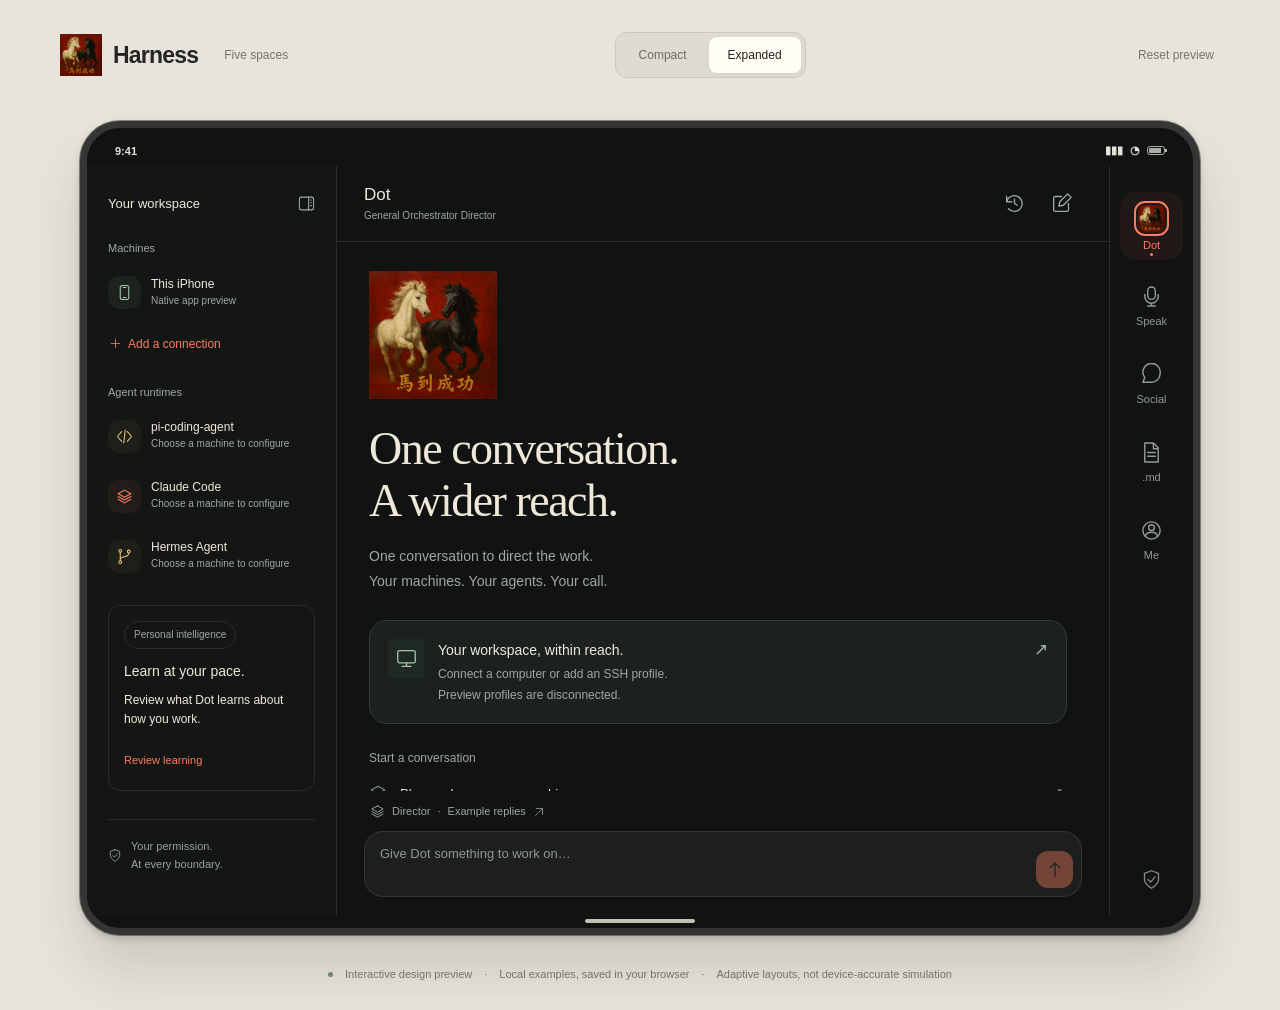
<file: preview/index.html>
<!doctype html>
<html lang="en">
<head>
  <meta charset="utf-8">
  <meta name="viewport" content="width=device-width, initial-scale=1">
  <meta name="color-scheme" content="dark light">
  <link id="harness-favicon" rel="icon" type="image/png" href="logo.png">
  <title>Harness — iOS interface preview</title>
  <link rel="stylesheet" href="style.css">
</head>
<body>
  <header class="preview-header">
    <div class="wordmark"><img class="tiny-mark" data-harness-logo src="logo.png" alt="Harness horse painting, 馬到成功"> Harness <span class="preview-tag">Five spaces</span></div>
    <div class="device-switch" aria-label="Preview layout"><button data-device="phone">Compact</button><button data-device="duo" class="active">Expanded</button></div>
    <button class="reset-preview" id="reset">Reset preview</button>
  </header>
  <main class="stage">
    <div class="device duo" id="device">
      <div class="system-bar"><span>9:41</span><span class="system-right">▮▮▮ <span>◔</span><span class="battery"></span></span></div>
      <div class="app-shell">
        <aside class="context-panel" id="context" aria-label="Workspace"></aside>
        <div class="main-column">
          <header class="app-header" id="app-header"></header>
          <div class="content-scroll" id="content" tabindex="-1"></div>
          <div id="composer"></div>
        </div>
        <nav class="side-nav" aria-label="Main navigation"></nav>
      </div>
      <nav class="bottom-nav" aria-label="Main navigation"></nav>
      <div class="home-indicator"></div>
      <div class="modal-shade" id="modal-shade" hidden><section class="sheet" role="dialog" aria-modal="true" aria-labelledby="sheet-title" tabindex="-1" id="sheet"></section></div>
      <div class="toast" id="toast" role="status"></div>
    </div>
  </main>
  <footer class="preview-footer"><span class="preview-dot"></span> Interactive design preview <span>·</span> Local examples, saved in your browser <span>·</span> Adaptive layouts, not device-accurate simulation</footer>
  <script src="model.js"></script>
  <script src="app.js"></script>
</body>
</html>
</file>
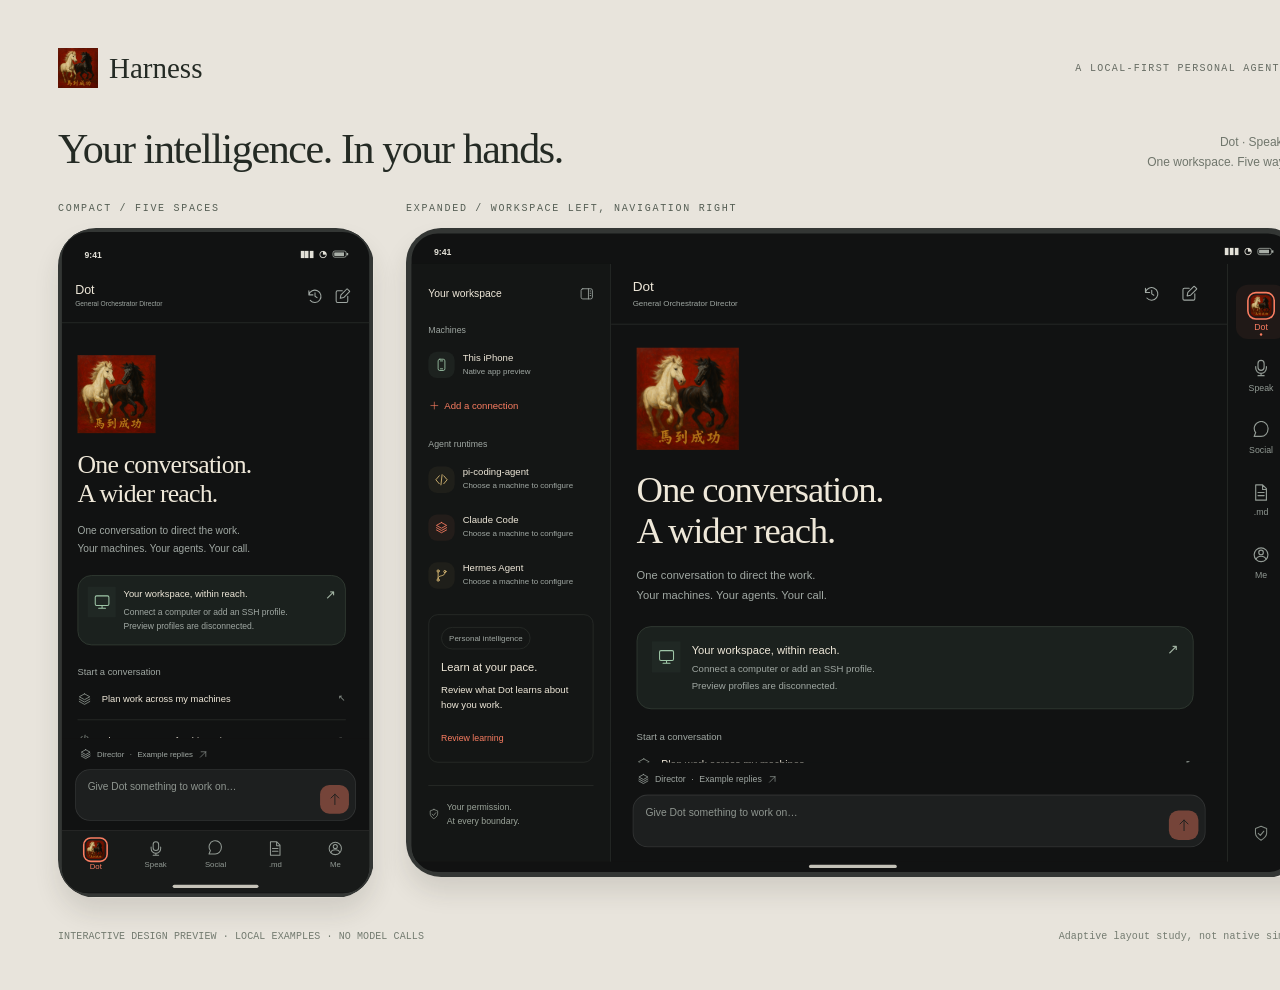
<file: preview/showcase.html>
<!doctype html>
<html lang="en"><head><meta charset="utf-8"><title>Harness — compact and expanded interface study</title>
<style>
*{box-sizing:border-box}body{margin:0;background:#e8e4dc;color:#242a24;font-family:Arial,sans-serif;padding:48px 58px;width:1440px}header{display:flex;align-items:center;justify-content:space-between;padding-bottom:37px}.brand{font:29px Georgia,serif;display:flex;gap:11px;align-items:center}.mark{display:grid;place-items:center;background:#fa7d61;border-radius:10px;height:40px;width:40px;object-fit:contain;border-radius:0}header p{font:10px monospace;letter-spacing:1.3px;color:#656b62}.headline{display:flex;align-items:flex-end;justify-content:space-between;margin-bottom:30px}h1{font:42px Georgia,serif;letter-spacing:-1.4px;margin:0}.headline p{font-size:12px;color:#70766c;line-height:1.65;margin:0;text-align:right}.layouts{display:flex;gap:33px;align-items:flex-start}.sample{position:relative}.phone{width:315px}.duo{width:974px}.label{font:10px monospace;letter-spacing:1.7px;margin:0 0 14px;color:#555e54}.frame-wrap{position:relative;overflow:hidden}.phone .frame-wrap{height:670px;width:316px;border-radius:38px;box-shadow:0 15px 25px #2c322820}.duo .frame-wrap{height:649px;width:974px;border-radius:35px;box-shadow:0 15px 25px #2c322820}iframe{border:0;transform-origin:top left;display:block}.phone iframe{width:404px;height:858px;transform:scale(.78)}.duo iframe{width:1220px;height:814px;transform:scale(.798)}footer{display:flex;justify-content:space-between;color:#737b70;font:10px monospace;padding-top:33px;letter-spacing:.1px}
</style></head><body><header><div class="brand"><img class="mark" src="logo.png" alt="Harness horse painting, 馬到成功"> Harness</div><p>A LOCAL-FIRST PERSONAL AGENT / FIVE SPACES</p></header><div class="headline"><h1>Your intelligence. In your hands.</h1><p>Dot · Speak · Social · .md · Me<br>One workspace. Five ways to make it yours.</p></div><main class="layouts"><section class="sample phone"><p class="label">COMPACT / FIVE SPACES</p><div class="frame-wrap"><iframe title="Compact Harness interface" src="index.html?device=phone&amp;embed=1"></iframe></div></section><section class="sample duo"><p class="label">EXPANDED / WORKSPACE LEFT, NAVIGATION RIGHT</p><div class="frame-wrap"><iframe title="Expanded Harness interface" src="index.html?device=duo&amp;embed=1"></iframe></div></section></main><footer><span>INTERACTIVE DESIGN PREVIEW · LOCAL EXAMPLES · NO MODEL CALLS</span><span>Adaptive layout study, not native simulator captures.</span></footer></body></html>
</file>
<file: preview/style.css>
*{box-sizing:border-box}body{margin:0;background:#e8e4dc;color:#242623;font-family:-apple-system,BlinkMacSystemFont,"Segoe UI",sans-serif;font-size:14px}button,input,textarea,select{font:inherit}button{cursor:pointer}button:disabled{cursor:default;opacity:.4}button,a,input,textarea,select{-webkit-tap-highlight-color:transparent}button:focus-visible,a:focus-visible,input:focus-visible,textarea:focus-visible,select:focus-visible{outline:2px solid #fa7d61;outline-offset:4px}button{color:inherit}button svg{pointer-events:none}svg{width:21px;height:21px;display:inline-block;vertical-align:middle;fill:none;stroke:currentColor;stroke-width:1.5;stroke-linecap:round;stroke-linejoin:round;flex-shrink:0}button{background:none;border:0}h1,h2,h3,p{margin:0}h1,h2,h3{font-weight:400}h1,h2,.serif{font-family:Georgia,"Times New Roman",serif}p{line-height:1.65}.preview-header{max-width:1330px;padding:32px 35px 20px;display:flex;align-items:center;justify-content:space-between;margin:auto;gap:25px}.wordmark{font-size:23px;font-weight:600;letter-spacing:-.8px;display:flex;align-items:center;gap:11px}.tiny-mark{display:grid;place-items:center;background:#fa7d61;border-radius:10px;height:32px;width:32px;font-family:Georgia,serif;font-size:27px;color:#242623}.preview-tag{font-size:10px;letter-spacing:1.5px;font-family:monospace;font-weight:400;margin-left:15px;color:#73756b}.device-switch{display:flex;padding:4px;border:1px solid #c9c8bf;border-radius:12px;gap:3px;background:#dedbd3}.device-switch button{border-radius:8px;min-height:36px;padding:0 19px;color:#6b6c63;font-size:12px}.device-switch button.active{background:#fffdf6;color:#22251e;box-shadow:0 1px 4px #0000000b}.reset-preview{color:#74756d;font-size:12px;min-height:44px}.stage{display:flex;justify-content:center;padding:23px 24px 10px}.device{--bg:#111212;--surface:#1d1f1f;--raised:#272929;--text:#efe8d9;--muted:#a0a8a3;--coral:#fa7d61;--green:#9fc7a8;--amber:#e3c27a;--line:#ffffff14;background:var(--bg);color:var(--text);border:7px solid #333634;border-radius:40px;position:relative;overflow:hidden;box-shadow:0 35px 55px #34372e27,0 4px 7px #34372e35,0 0 0 1px #85877d;height:814px;transition:width .25s ease;width:1030px}.device.phone{width:404px;height:858px;border-radius:49px}.system-bar{height:38px;padding:12px 28px 5px;font-size:11px;font-weight:600;display:flex;align-items:center;justify-content:space-between;color:#e3e1d8}.system-right{display:flex;align-items:center;gap:7px;font-size:11px}.battery{border:1px solid #a9afa8;border-radius:3px;height:9px;width:18px;position:relative;background:linear-gradient(90deg,#a9afa8 83%,transparent 83%);background-clip:content-box;padding:1px}.battery:after{content:"";position:absolute;right:-3px;top:2px;width:2px;height:3px;background:#a9afa8}.phone .system-bar{height:48px;padding:15px 29px 6px}.app-shell{display:flex;height:calc(100% - 51px)}.side-nav{width:86px;flex-shrink:0;border-right:1px solid var(--line);display:flex;align-items:center;flex-direction:column;padding:22px 10px 14px;gap:15px}.brand-icon{height:42px;width:42px;border-radius:14px;background:var(--coral);color:#252420;display:grid;place-items:center;font:34px Georgia,serif;position:relative;margin-bottom:30px}.nav-item{display:flex;align-items:center;flex-direction:column;gap:7px;width:63px;min-height:65px;padding:13px 2px 9px;border-radius:15px;font-size:10px;color:#929a94;position:relative}.nav-item svg{width:23px;height:23px}.nav-item.active{color:var(--coral);background:#fa7d6110}.nav-item.active:after{content:"";height:3px;width:3px;background:var(--coral);border-radius:50%;position:absolute;bottom:4px}.side-nav .side-bottom{margin-top:auto;color:#838b84;display:grid;place-items:center;min-height:44px;width:44px}.main-column{min-width:0;flex:1;display:flex;flex-direction:column;overflow:hidden}.app-header{height:67px;flex-shrink:0;display:flex;align-items:center;justify-content:space-between;padding:12px 27px;border-bottom:1px solid var(--line);gap:10px}.app-header .heading{font-size:16px;font-weight:500;display:flex;align-items:center;gap:10px}.app-header .heading small{font:9px monospace;letter-spacing:1px;color:var(--muted);padding:5px 7px;border:1px solid var(--line);border-radius:5px}.header-actions{display:flex;gap:5px}.icon-button{color:var(--muted);width:42px;height:44px;border-radius:10px;display:grid;place-items:center}.icon-button:hover{background:var(--surface)}.content-scroll{overflow-y:auto;scrollbar-width:thin;scrollbar-color:#333936 transparent;flex:1;padding:32px 32px 24px}.eyebrow{font:10px monospace;letter-spacing:1.5px;line-height:1.7;color:var(--muted);text-transform:uppercase;display:flex;align-items:center;justify-content:space-between;gap:10px}.eyebrow.accent{color:var(--amber)}.hero-top{display:flex;align-items:center;gap:7px}.hero-top svg{width:13px;height:13px}.hero{margin-top:21px}.hero-mark{width:66px;height:66px;position:relative;color:var(--coral);margin:9px 0 23px;display:grid;place-items:center}.hero-mark svg{height:62px;width:62px;stroke-width:1}.hero h1{font-size:52px;line-height:1.07;letter-spacing:-2px}.hero p{font-size:14px;color:var(--muted);margin-top:18px}.model-card{background:linear-gradient(125deg,#232923,#1c201d);border:1px solid #9fc7a825;border-radius:18px;padding:18px;margin-top:27px;display:flex;gap:14px;align-items:flex-start;position:relative;width:100%;text-align:left}.model-card .model-icon{background:#9fc7a80a;display:grid;place-items:center;min-width:36px;min-height:39px;color:var(--green)}.model-card strong{font-size:13px;font-weight:500;display:block;line-height:1.6}.model-card p{color:var(--muted);font-size:11px;line-height:1.7;margin-top:3px}.model-card .model-arrow{margin-left:auto;color:#a5b7a6;font-size:17px}.pill{display:inline-flex;align-items:center;gap:6px;border-radius:20px;border:1px solid #9fc7a829;background:#9fc7a80b;color:var(--green);font-size:9px;line-height:1.4;padding:6px 9px;white-space:nowrap}.pill.coral{color:var(--coral);border-color:#fa7d612e;background:#fa7d610a}.pill.amber{color:var(--amber);border-color:#e3c27a2a;background:#e3c27a09}.pill .dot{height:4px;width:4px;background:currentColor;border-radius:50%}.start-section{margin-top:26px}.suggestion{width:100%;text-align:left;display:flex;align-items:center;gap:13px;min-height:52px;padding:11px 0;border-bottom:1px solid var(--line);font-size:12px}.suggestion>svg{color:#868e87;width:18px;height:18px}.suggestion span{margin-left:auto;color:#8d958e}.composer{padding:14px 27px 18px;flex-shrink:0;background:var(--bg)}.composer-caption{font:9px monospace;color:var(--muted);display:flex;align-items:center;gap:6px;margin-bottom:11px}.composer-caption svg{height:12px;width:12px}.composer-caption .dot{width:4px;height:4px;background:var(--green);border-radius:50%;margin-right:2px}.composer-box{border:1px solid #ffffff1a;border-radius:19px;background:var(--surface);display:flex;align-items:flex-end;padding:8px 8px 8px 15px;gap:9px}.composer textarea{flex:1;resize:none;min-height:36px;max-height:95px;border:none;outline:none;background:transparent;color:var(--text);padding:9px 0;font-size:13px;width:100%;line-height:1.45;scrollbar-width:thin}.composer textarea::placeholder{color:#8f9690}.send-button{border-radius:12px;background:var(--coral);color:#28241f;height:37px;width:37px;flex-shrink:0}.send-button svg{width:20px}.context-panel{width:276px;flex-shrink:0;border-left:1px solid var(--line);padding:27px 23px;overflow-y:auto;background:#131615}.panel-head{display:flex;align-items:center;justify-content:space-between;font-size:13px;margin-bottom:33px}.panel-head svg{color:var(--muted);width:17px}.context-block{margin-bottom:30px}.context-block p{font-size:11px;color:var(--muted)}.context-card{border:1px solid var(--line);border-radius:15px;background:var(--surface);padding:15px;margin-top:13px}.context-card h3{font-size:13px;margin-top:12px;line-height:1.55}.context-card p{margin-top:8px;line-height:1.65}.context-card .text-link{font-size:11px;margin-top:15px}.text-link{color:var(--coral);padding:0;min-height:30px;display:flex;align-items:center;gap:8px}.text-link svg{width:13px;height:13px}.agent-row{display:flex;gap:10px;align-items:center;width:100%;text-align:left;margin-top:12px;padding:4px 0}.avatar{width:33px;height:33px;flex-shrink:0;border-radius:11px;display:grid;place-items:center;color:var(--amber);background:#e3c27a0d}.avatar svg{width:17px;height:17px}.avatar.sage{color:var(--green);background:#9fc7a810}.avatar.coral{color:var(--coral);background:#fa7d6110}.agent-row strong{font-size:11px;font-weight:500;display:block}.agent-row small{display:block;font-size:9px;color:var(--muted);margin-top:3px}.agent-row .dot{height:4px;width:4px;border-radius:50%;background:#707c6f;margin-left:auto}.panel-footer{font:8px monospace;color:#9aa399;letter-spacing:1px;line-height:1.9;border-top:1px solid var(--line);padding-top:18px;margin-top:28px;display:flex;gap:9px;align-items:center}.panel-footer svg{width:14px}.bottom-nav{display:none}.home-indicator{background:#f0ede0;height:4px;width:110px;border-radius:5px;position:absolute;bottom:5px;left:50%;transform:translateX(-50%);opacity:.8}.phone .side-nav,.phone .context-panel{display:none}.phone .app-shell{height:calc(100% - 129px)}.phone .app-header{height:56px;padding:7px 20px}.phone .content-scroll{padding:27px 25px 23px}.phone .hero{margin-top:18px}.phone .hero h1{font-size:46px}.phone .hero-mark{width:57px;height:57px;margin:7px 0 20px}.phone .hero-mark svg{width:55px;height:55px}.phone .hero p{font-size:13px}.phone .model-card{margin-top:23px;padding:14px 12px;gap:10px}.phone .model-card p{font-size:10px}.phone .start-section{margin-top:25px}.phone .composer{padding:12px 18px 14px}.phone .bottom-nav{display:flex;border-top:1px solid var(--line);padding:5px 13px 15px;justify-content:space-around;background:#181a19;height:80px}.phone .nav-item{min-height:57px;gap:4px;padding:7px 2px;background:transparent}.phone .nav-item.active:after{display:none}.phone .nav-item svg{height:22px;width:22px}.phone .home-indicator{bottom:7px}.preview-footer{display:flex;align-items:center;justify-content:center;gap:12px;font-size:10px;color:#767970;padding:23px 15px 30px;flex-wrap:wrap}.preview-dot{background:#778776;width:5px;height:5px;border-radius:50%}.page-title{font-size:38px;line-height:1.12;letter-spacing:-1px;margin-bottom:15px}.intro{font-size:13px;color:var(--muted);margin-bottom:26px}.section-heading{margin:27px 0 14px}.card{background:var(--surface);border:1px solid var(--line);border-radius:18px;padding:19px;margin-bottom:13px}.card h2{font-size:23px;line-height:1.2}.card h3{font-size:15px}.card p{font-size:12px;color:var(--muted);margin-top:10px}.card-title-row{display:flex;align-items:center;gap:12px}.card-title-row .avatar{height:43px;width:43px;border-radius:13px}.card-title-row .avatar svg{height:23px;width:23px}.card-meta{display:flex;gap:9px;align-items:center;font:9px monospace;color:var(--muted);margin-top:16px}.card-meta span+span:before{content:'·';margin-right:9px}.card-click{width:100%;text-align:left}.card-click:hover{border-color:#fa7d6144}.card-actions{display:flex;gap:10px;margin-top:20px;align-items:center}.primary{background:var(--coral);color:#28241f;border-radius:11px;min-height:42px;padding:10px 17px;font-size:12px;font-weight:600}.secondary{border:1px solid #ffffff28;background:#ffffff04;border-radius:11px;min-height:42px;padding:10px 15px;font-size:12px}.full{width:100%}.muted{color:var(--muted)}.setting-row{display:flex;align-items:center;gap:13px;padding:14px 0;text-align:left;width:100%;border-bottom:1px solid var(--line);min-height:69px}.setting-row:last-child{border:0}.setting-row>svg{width:21px;height:21px;color:var(--amber)}.setting-row strong{display:block;font-weight:500;font-size:13px}.setting-row small{display:block;color:var(--muted);font-size:11px;margin-top:5px}.setting-row .chevron{margin-left:auto;color:var(--muted);font-size:18px}.stats{display:flex;gap:8px;margin-top:20px}.stat{flex:1;border-right:1px solid var(--line)}.stat:last-child{border:0}.stat strong{font:28px Georgia,serif;display:block;margin-bottom:8px}.stat small{color:var(--muted);font-size:10px}.inline-notice{font-size:11px;color:var(--muted);line-height:1.65;margin-top:17px;padding-left:12px;border-left:1px solid var(--coral)}.row{display:flex;align-items:center;justify-content:space-between;gap:12px}.segment{display:flex;background:var(--bg);border-radius:11px;padding:4px;margin-top:16px;gap:3px}.segment button{flex:1;min-height:37px;font-size:11px;border-radius:8px;color:var(--muted)}.segment button.active{background:var(--raised);color:var(--text)}.diff{font:11px/1.8 monospace;white-space:pre-wrap;overflow-wrap:anywhere;background:#9fc7a809;color:var(--green);border-radius:11px;padding:13px;margin:15px 0}.timeline{border-left:1px solid #596658;margin:23px 0 0 6px;padding-left:22px}.timeline-item{position:relative;margin-bottom:28px}.timeline-item:before{content:"";position:absolute;left:-26px;top:4px;width:6px;height:6px;background:var(--green);border-radius:50%}.timeline-item small{font:9px monospace;color:var(--muted)}.timeline-item h3{font-size:14px;margin:9px 0}.timeline-item p{font-size:12px;color:var(--muted)}.modal-shade{position:absolute;inset:0;background:#0009;backdrop-filter:blur(5px);display:flex;align-items:center;justify-content:center;z-index:5;padding:30px}.modal-shade[hidden]{display:none}.sheet{background:#1c201e;border:1px solid #ffffff1a;border-radius:25px;padding:26px;max-width:460px;width:100%;max-height:90%;overflow-y:auto;box-shadow:0 15px 50px #0006}.sheet-header{display:flex;align-items:center;justify-content:space-between;margin-bottom:22px}.sheet-header h2{font-size:26px}.sheet p{font-size:13px;color:var(--muted);margin:12px 0}.sheet label{display:block;font-size:12px;margin-top:20px;margin-bottom:8px}.sheet textarea,.sheet input,.sheet select{display:block;width:100%;color:var(--text);border:1px solid #ffffff25;background:var(--bg);border-radius:10px;padding:13px;line-height:1.6;resize:vertical}.sheet textarea{min-height:145px;font-family:monospace;font-size:12px}.sheet .card-actions{justify-content:flex-end}.phone .modal-shade{padding:12px;align-items:flex-end;padding-bottom:20px}.phone .sheet{padding:22px}.phone .sheet-header h2{font-size:24px}.toast{opacity:0;position:absolute;bottom:28px;left:50%;transform:translate(-50%,8px);background:#eef0e1;color:#242b24;border-radius:13px;box-shadow:0 4px 30px #0004;font-size:12px;padding:13px 20px;max-width:90%;text-align:center;z-index:8;pointer-events:none;transition:opacity .2s,transform .2s}.phone .toast{bottom:89px}.toast.visible{opacity:1;transform:translate(-50%,0)}.messages{display:flex;flex-direction:column;gap:23px}.message{font-size:13px;line-height:1.8;white-space:pre-wrap;overflow-wrap:anywhere}.message.user{align-self:flex-end;padding:14px 17px;background:var(--raised);border-radius:18px 18px 4px 18px;max-width:89%}.message.assistant{padding:8px 0}.message-label{font:9px monospace;letter-spacing:1px;color:var(--coral);margin-bottom:12px;display:flex;gap:8px;align-items:center}.message-label svg{width:15px;height:15px}.message-action{margin-top:18px}.empty{padding:27px 0}.empty svg{width:34px;height:34px;color:var(--amber);margin-bottom:20px}.empty h2{font-size:27px;margin-bottom:13px}.empty p{font-size:13px;color:var(--muted)}.red-visual{height:111px;border-radius:12px;margin-bottom:20px;display:flex;align-items:center;justify-content:center;background:#33392f;color:#c5d5a4;overflow:hidden}.red-visual svg{height:63px;width:63px;stroke-width:.7}.red-visual.rose{background:#392827;color:#e9ac97}.red-visual.blue{background:#252e39;color:#a8becd}.social{display:flex;gap:17px;border-top:1px solid var(--line);padding-top:14px;margin-top:18px;font-size:10px;color:var(--muted)}.social button{padding:0;display:flex;gap:6px;align-items:center;min-height:30px;font-size:10px}.social svg{height:14px;width:14px}.file-name{font-family:monospace;font-size:13px}.danger{color:var(--coral)}
@media(max-width:1000px){.preview-header{padding:22px 24px 10px}.preview-tag{display:none}.duo .context-panel{width:242px;padding:25px 19px}.duo .content-scroll{padding:27px 25px}.duo .hero h1{font-size:46px}.duo .side-nav{width:75px}.duo .composer{padding-left:22px;padding-right:22px}.duo .app-header{padding-left:23px;padding-right:23px}.device.duo{height:814px}}
@media(max-width:760px){.preview-header{flex-wrap:wrap;gap:15px;justify-content:center}.wordmark{margin-right:auto;font-size:21px}.reset-preview{display:none}.stage{padding:14px 12px 0}.duo .context-panel{display:none}.device.duo{width:100%;max-width:650px}.duo .hero h1{font-size:48px}.preview-footer{font-size:9px;padding-bottom:20px;gap:8px}}
@media(max-width:470px){.preview-header{padding:17px 15px 9px}.wordmark{font-size:18px;gap:7px}.tiny-mark{width:28px;height:28px;font-size:24px;border-radius:8px}.device-switch button{padding:0 10px;font-size:11px;min-height:33px}.stage{padding:10px 8px 0}.device.phone{width:100%;height:830px;border-width:5px;border-radius:39px}.phone .content-scroll{padding:24px 22px}.phone .hero h1{font-size:44px}.phone .hero p{font-size:12px}.preview-footer span:last-of-type{display:none}.device.duo .side-nav{width:61px;padding:20px 3px}.device.duo .nav-item{width:51px}.device.duo .hero h1{font-size:38px}.device.duo .content-scroll{padding:24px 19px}.device.duo .app-header .heading small{display:none}.device.duo .composer{padding:14px}.device.duo .hero p{font-size:12px}.device.duo .model-card{padding:12px;gap:5px}.device.duo .model-icon{display:none}}
@media(prefers-reduced-motion:reduce){*{transition:none!important;scroll-behavior:auto!important}}
.hero-top{justify-content:flex-start}.model-arrow,.suggestion span,.agent-row>.muted,.chevron{font-family:monospace}.pill svg{width:13px;height:13px}.diff{word-break:break-word}
.embedded{background:transparent}.embedded .preview-header,.embedded .preview-footer{display:none}.embedded .stage{padding:0;display:block}.embedded .device{box-shadow:none;width:100%}.embedded .device.duo{width:100%;height:814px}
.embedded .device.phone{height:858px;width:404px}
/* Five spaces: a left workspace, a quiet center, and right-hand navigation. */
.device{--purple:#a78bfa;--line:#292c29;max-width:1120px;width:1120px}
.preview-tag{font-family:inherit;letter-spacing:0;font-size:12px}.preview-header{max-width:1230px}.device-switch button{min-width:86px}.preview-footer{font-size:11px}
.side-nav{border-right:0;border-left:1px solid var(--line);width:84px;padding-top:20px;gap:12px}.side-nav .brand-icon{margin-bottom:21px}.nav-item{font-size:11px;min-height:66px}.nav-item.social-nav.active{color:var(--purple);background:#a78bfa12}.nav-item.social-nav.active:after{background:var(--purple)}
.context-panel{border-left:0;border-right:1px solid var(--line);width:250px;padding:27px 21px;background:#141615}.panel-head{margin-bottom:26px}.panel-footer{font-family:inherit;letter-spacing:0;font-size:11px;text-transform:none;line-height:1.6}.context-block{margin-bottom:25px}.context-card{border-radius:12px;background:transparent;padding:15px}.context-card h3{font-size:14px}.context-card p{font-size:12px}.agent-row{min-height:48px}.agent-row strong{font-size:12px}.agent-row small{font-size:10px;line-height:1.45}.section-label{font-size:12px;color:var(--muted);font-weight:500;line-height:1.5}.add-machine{font-size:11px;margin-top:12px;gap:5px}.add-machine svg{width:15px}
.app-header{height:76px}.app-header .heading{min-width:0;font-size:17px;font-weight:500;gap:4px}.app-header .heading small{display:block;font:10px/1.4 -apple-system,BlinkMacSystemFont,"Segoe UI",sans-serif;letter-spacing:0;border:0;border-radius:0;padding:4px 0 0;white-space:normal}.header-actions{flex-shrink:0}.pill{font-family:inherit;font-size:10px;letter-spacing:0}.pill.neutral{color:var(--muted);border-color:var(--line);background:transparent}.content-scroll{padding:29px 32px;overflow-wrap:anywhere;scrollbar-gutter:stable}.hero{margin-top:0}.hero h1{font-size:53px}.hero-mark{margin-top:0;margin-bottom:24px}.hero p{font-size:14px;line-height:1.75}.model-card{background:#1b211e;border-color:#343e35}.model-card p{font-size:12px}.model-card strong{font-size:14px}.start-section{margin-top:25px}.suggestion{font-size:13px;min-height:53px}.composer-caption{font:11px/1.4 -apple-system,BlinkMacSystemFont,"Segoe UI",sans-serif;flex-wrap:wrap;gap:7px}.composer-caption>svg:first-child{height:15px;width:15px}.composer{padding-top:12px}.composer textarea{min-height:45px;padding-top:5px;padding-bottom:5px}.send-button{display:grid;place-items:center}.message-label{font:11px/1.6 -apple-system,BlinkMacSystemFont,"Segoe UI",sans-serif;letter-spacing:0;flex-wrap:wrap}.messages{padding-top:2px}.message{font-size:14px}.page-title{font-size:40px}.intro{font-size:14px;line-height:1.8}.card p{font-size:13px}.card h2{margin-top:14px}.card{border-radius:15px}.card .compact-copy{margin-top:8px}.setting-row{min-height:74px}.setting-row strong{font-size:14px}.setting-row small{font-size:12px;line-height:1.5}.setting-row>svg{color:var(--muted)}.secondary,.primary{display:inline-flex;align-items:center;justify-content:center;gap:7px;line-height:1.3;min-height:43px}.card-actions{flex-wrap:wrap}.text-link{font-size:12px;line-height:1.5}.text-editor{display:block;width:100%;border:1px solid #424640;background:#171918;color:var(--text);border-radius:12px;padding:14px;font:14px/1.8 -apple-system,BlinkMacSystemFont,"Segoe UI",sans-serif;resize:vertical;min-height:125px}.text-editor::placeholder{color:#889189}.inline-notice{font-size:12px}.machine-card{display:flex;gap:13px;align-items:center;padding:17px 0;border-bottom:1px solid var(--line);text-align:left;width:100%}.machine-card>div,.machine-card>span:nth-child(2){flex:1;min-width:0}.machine-card h3,.machine-card strong{font-size:14px;font-weight:500}.machine-card p,.machine-card small{font-size:12px;color:var(--muted);display:block;line-height:1.5;margin-top:5px}.runtime-detail{display:flex;gap:10px;align-items:center;justify-content:space-between;font-size:13px;padding:15px 0;border-bottom:1px solid var(--line)}.runtime-detail span{color:var(--muted);font-size:11px}.form-columns{display:grid;grid-template-columns:2fr 1fr;gap:15px}.feature-list{list-style:none;padding:0;margin:20px 0}.feature-list li{display:flex;gap:12px;align-items:center;font-size:13px;padding:12px 0}.feature-list svg{color:var(--coral)}.subscription-card .secondary{margin-top:20px}.card label{display:block;margin:20px 0 9px;font-size:12px}.sheet-header{gap:12px}.sheet-header h2{line-height:1.2}.sheet .icon-button{flex-shrink:0}.sheet{max-width:540px}.sheet .sheet-header{margin-bottom:16px}.sheet .text-editor{font-family:inherit;font-size:14px}.setup-steps{padding-left:20px;color:var(--text);font-size:13px;line-height:1.8}.setup-steps li{padding:7px 0}.sr-only{position:absolute;width:1px;height:1px;padding:0;margin:-1px;overflow:hidden;clip:rect(0,0,0,0);white-space:nowrap;border:0}
/* Speak keeps editing and the keyboard handoff in one place. */
.dictation-stage{padding:23px 15px;text-align:center;background:#1b1e1c;border:1px solid var(--line);border-radius:20px;margin:0 0 25px}.wave{height:63px;display:flex;align-items:center;justify-content:center;gap:5px;color:var(--coral);margin:5px 0 20px}.wave i{width:3px;height:var(--height);border-radius:3px;background:currentColor;opacity:.7}.dictation-stage strong{font-size:16px;font-weight:500;display:block}.dictation-stage p{font-size:12px;color:var(--muted);margin:8px 0}.dictation-stage small{display:block;font-size:10px;color:var(--muted);margin-top:14px}.record-button{display:inline-flex;align-items:center;justify-content:center;gap:9px;background:var(--coral);color:#29201c;border-radius:30px;font-size:12px;font-weight:600;min-height:45px;padding:10px 18px;margin-top:12px}.record-button svg{height:18px;width:18px}.stop-square{width:13px;height:13px;background:currentColor;border-radius:3px}.recording .wave i{animation:pulse-wave .7s ease-in-out var(--delay) infinite alternate}@keyframes pulse-wave{from{transform:scaleY(.4)}to{transform:scaleY(1.2)}}.transcript-label{font-size:12px;margin-bottom:10px}.transcript-label .muted{font-size:10px}.transcript{min-height:137px}.speak-actions{margin-top:12px;margin-bottom:27px}.speak-actions svg{width:16px;height:16px}.keyboard-demo{background:#222624;border:1px solid #39413b;border-radius:16px;padding:13px;margin-top:22px}.keyboard-demo>.row{font-size:11px;color:var(--muted);gap:6px}.keyboard-demo textarea{display:block;width:100%;background:#171a18;color:var(--text);border:0;border-radius:10px;min-height:89px;font-size:13px;line-height:1.6;padding:12px;margin:12px 0;resize:vertical}.keyboard-strip{display:flex;align-items:center;justify-content:space-between;gap:8px;font-size:11px;padding:0 0 12px}.keyboard-strip .primary{font-size:10px;padding:8px 10px;min-height:35px;border-radius:8px}.keyboard-keys{display:flex;gap:4px}.keyboard-keys span{flex:1;min-width:0;display:grid;place-items:center;border-radius:5px;background:#363c38;height:30px;font-size:11px;box-shadow:0 1px 1px #0004}
/* Social is a continuous text timeline; purple belongs to the space. */
.purple{color:var(--purple);background:#a78bfa15}.purple-button{background:var(--purple);color:#211833}.social-space .content-scroll{padding:25px 28px}.social-space .text-link{color:var(--purple)}.social-space button:focus-visible,.social-space input:focus-visible,.social-space textarea:focus-visible{outline-color:var(--purple)}.social-heading{display:flex;align-items:center;justify-content:space-between}.social-heading h1{font:600 31px/1.2 -apple-system,BlinkMacSystemFont,"Segoe UI",sans-serif;letter-spacing:-.8px}.profile-chip,.post-avatar,.profile-avatar{color:#dbceff;background:#a78bfa22;display:grid;place-items:center;font-weight:600;border:1px solid #a78bfa30;border-radius:50%;flex-shrink:0}.profile-chip{width:35px;height:35px;font-size:12px}.social-intro{font-size:14px;color:var(--muted);margin:10px 0 18px}.demo-banner{font-size:10px!important;background:#a78bfa0c;color:#bcace0!important;border:1px solid #a78bfa1b;border-radius:7px;padding:9px 11px;line-height:1.5!important}.feed-tabs{display:flex;align-items:center;border-bottom:1px solid var(--line);margin-top:12px;gap:25px}.feed-tabs button{font-size:12px;font-weight:500;color:var(--muted);padding:15px 0;position:relative;min-height:45px}.feed-tabs button.active{color:var(--text)}.feed-tabs button.active:after{content:"";position:absolute;bottom:-1px;left:0;right:0;background:var(--purple);height:3px;border-radius:3px}.feed-tabs>span{margin-left:auto;font-size:10px;color:var(--muted)}.post-composer{display:flex;align-items:flex-start;gap:12px;padding:21px 0;border-bottom:1px solid var(--line)}.post-avatar{width:35px;height:35px;font-size:11px}.post-compose-body,.post-main{flex:1;min-width:0}.post-composer textarea{display:block;background:transparent;border:0;color:var(--text);font:14px/1.7 -apple-system,BlinkMacSystemFont,"Segoe UI",sans-serif;width:100%;min-height:70px;resize:vertical;padding:6px 0}.post-composer textarea::placeholder{color:#a1a6a2}.draft-meta{display:flex;align-items:center;justify-content:space-between;color:var(--muted);font-size:10px;min-height:25px}.draft-meta .text-link{font-size:10px;min-height:25px}.thread-draft+.thread-draft{border-top:1px solid var(--line);padding-top:9px;margin-top:8px}.compose-actions{display:flex;align-items:center;justify-content:space-between;gap:9px;margin-top:9px}.compose-actions .text-link{font-size:11px;gap:3px}.compose-actions .text-link svg{height:15px;width:15px}.compose-actions .primary{font-size:11px;min-height:36px;padding:9px 13px;border-radius:20px}.social-post{display:flex;align-items:flex-start;gap:12px;border-bottom:1px solid var(--line);padding:23px 0}.post-byline{display:flex;gap:7px;align-items:center;flex-wrap:wrap;font-size:11px;line-height:1.45}.post-byline>button{font-size:12px;font-weight:600;padding:0;min-height:21px}.post-byline>span{color:var(--muted)}.post-byline .post-time{font-size:9px;margin-left:auto}.post-body{display:block;text-align:left;white-space:pre-wrap;overflow-wrap:anywhere;font-size:14px;line-height:1.7;padding:5px 0 10px;width:100%;cursor:pointer;color:var(--text)}.post-actions{display:flex;align-items:center;justify-content:space-between;gap:6px;color:var(--muted);max-width:300px}.post-actions button{display:flex;gap:7px;align-items:center;min-height:32px;min-width:38px;padding:4px 0;font-size:10px}.post-actions svg{width:17px;height:17px}.post-actions button[aria-pressed=true]{color:var(--purple)}.post-actions button[aria-pressed=true] svg{stroke-width:2}.post-actions button:hover{color:var(--purple)}.feed-end{text-align:center;color:var(--muted);font-size:12px;padding:28px 0 5px}.feed-end .text-link{justify-content:center;margin-top:8px;font-size:10px}.profile-banner{display:flex;align-items:center;justify-content:space-between;gap:15px}.profile-avatar{height:65px;width:65px;font-size:23px}.thread-post .post-body{font-size:13px}.thread-post{gap:11px;padding:17px 0}.sheet .post-byline button{font-size:12px}.sheet .post-actions button[aria-pressed=true]{color:var(--purple)}
/* .md puts the document first and keeps the file underneath it. */
.note-search{display:flex;align-items:center;gap:8px;background:#1c201c;border:1px solid var(--line);border-radius:9px;padding:0 10px;margin-bottom:13px}.note-search svg{width:15px;color:var(--muted)}.note-search input{color:var(--text);background:transparent;border:0;width:100%;padding:11px 0;min-width:0;font-size:11px;outline-offset:2px}.note-search input::placeholder{color:#a0a89e}.note-list{margin:0 -8px 15px}.note-list-item{display:block;text-align:left;width:100%;padding:14px 10px;border-radius:8px;border-bottom:1px solid var(--line)}.note-list-item.active{background:#efe8d909}.note-list-item strong{display:block;font-weight:500;font-size:13px;line-height:1.5}.note-list-item small{display:block;margin-top:5px;font-size:11px;line-height:1.6;color:var(--muted);white-space:nowrap;overflow:hidden;text-overflow:ellipsis}.search-empty{font-size:12px;color:var(--muted);padding:15px 8px}.compact-notes{display:none}.document-toolbar{display:flex;align-items:center;justify-content:space-between;margin:-12px 0 24px}.document-toolbar .segment{margin:0;min-width:142px;background:#1a1d1a;padding:3px}.document-toolbar .segment button{min-height:32px}.document-toolbar .segment button.active{background:#33382f}.markdown-preview{font:16px/1.85 Georgia,"Times New Roman",serif;min-height:310px}.markdown-preview h1{font-size:36px;line-height:1.25;letter-spacing:-.8px;margin:0 0 24px}.markdown-preview h2{font-size:26px;margin:29px 0 14px;line-height:1.4}.markdown-preview h3{font-family:Georgia,serif;font-size:21px;margin:24px 0 12px}.markdown-preview p{margin:13px 0;line-height:1.85}.markdown-preview ul{padding-left:22px;margin:18px 0}.markdown-preview li{padding:4px 0;line-height:1.85}.markdown-preview .task-item{list-style:none;margin-left:-20px}.markdown-preview .task-item>span{font-family:system-ui;color:var(--green);padding-right:5px}.markdown-preview blockquote{margin:24px 0;padding:5px 0 5px 18px;border-left:2px solid var(--green);font-style:italic;color:#bac6b5}.markdown-preview code{font:12px/1.8 ui-monospace,SFMono-Regular,Menlo,monospace;background:#252a24;padding:3px 5px;border-radius:4px;overflow-wrap:anywhere}.markdown-preview pre{overflow:auto;white-space:pre-wrap;background:#20251f;border-radius:10px;padding:15px}.markdown-preview pre code{background:none;padding:0}.wiki-link{display:inline;color:var(--green);border-bottom:1px solid #9fc7a854;padding:0;font:inherit;vertical-align:baseline;line-height:1.5}.markdown-preview a{color:var(--green);text-decoration-thickness:1px;text-underline-offset:3px}.markdown-preview hr{border:0;border-top:1px solid var(--line);margin:24px 0}.note-title-input{width:100%;background:transparent;color:var(--text);border:0;border-bottom:1px solid var(--line);font:27px/1.5 Georgia,serif;padding:0 0 14px;margin-bottom:18px;outline-offset:4px}.markdown-editor{display:block;width:100%;background:transparent;color:var(--text);resize:vertical;min-height:385px;border:0;font:13px/1.9 ui-monospace,SFMono-Regular,Menlo,monospace;padding:0;tab-size:2}.note-meta{display:flex;justify-content:space-between;gap:10px;border-top:1px solid var(--line);padding:16px 0 10px;margin-top:25px;font-size:10px;color:var(--muted)}.note-tags{display:flex;gap:8px;flex-wrap:wrap}.note-tags button{font-size:11px;color:var(--green);background:#9fc7a80c;padding:7px 10px;border-radius:8px}.backlinks{border-top:1px solid var(--line);margin-top:22px;padding-top:18px}.backlinks h3{font-size:12px;font-weight:500}.backlinks .row>span{font-size:11px;color:var(--muted)}.backlinks p{font-size:11px;color:var(--muted);margin-top:12px}.backlink{display:flex;gap:8px;align-items:center;width:100%;text-align:left;font-size:12px;padding:12px 0;color:var(--muted)}.backlink svg{width:14px;height:14px}
.phone .app-header{height:69px;padding:10px 17px}.phone .app-header .heading small{font-size:9px;max-width:180px}.phone .app-shell{height:calc(100% - 129px)}.phone .hero h1{font-size:44px}.phone .hero p{font-size:13px}.phone .hero-mark{margin-bottom:21px}.phone .content-scroll{padding:25px 23px}.phone .social-space .content-scroll{padding:22px}.phone .model-card strong{font-size:12px}.phone .model-card p{font-size:11px}.phone .suggestion{font-size:12px}.phone .composer-caption{font-size:10px}.phone .composer{padding:12px 17px}.phone .bottom-nav{padding-left:5px;padding-right:5px}.phone .nav-item{width:20%;font-size:10px}.phone .nav-item svg{height:21px;width:21px}.phone .context-panel,.phone .side-nav{display:none}.phone .page-title{font-size:35px}.phone .intro{font-size:13px}.phone .compact-notes{display:block;margin-bottom:23px}.compact-notes>.secondary{justify-content:flex-start;font-size:12px;gap:9px;background:#1b201a}.compact-notes>.secondary>span{margin-left:auto}.compact-note-list{padding:18px 5px 0}.phone .document-toolbar{margin-top:0}.phone .markdown-preview{font-size:15px}.phone .markdown-preview h1{font-size:31px}.phone .post-composer,.phone .social-post{gap:9px}.phone .post-avatar{height:31px;width:31px;font-size:10px}.phone .post-byline{gap:5px}.phone .post-byline>button{font-size:11px}.phone .post-byline>span{font-size:10px}.phone .post-byline .post-time{font-size:9px}.phone .post-body{font-size:13px}.phone .feed-tabs{gap:23px}.phone .feed-tabs>span{font-size:9px}.phone .compose-actions{gap:5px}.phone .compose-actions .text-link{font-size:10px}.phone .compose-actions .primary{font-size:10px;padding:9px 12px}.phone .social-post{padding:21px 0}.phone .feed-end .text-link{font-size:10px}.phone .sheet .post-main{min-width:0}.phone .sheet{padding:20px}.phone .sheet .post-avatar{width:27px;height:27px}.phone .machine-card>.pill{font-size:9px}.phone .feature-list li{font-size:12px}
@media(max-width:1000px){.duo .context-panel{width:225px;padding:25px 17px}.duo .side-nav{width:75px}.duo .content-scroll{padding:27px 25px}.device.duo{height:840px}.duo .app-header{padding:10px 21px}.duo .app-header .heading small{font-size:9px}}
@media(max-width:760px){.device.duo{max-width:600px}.duo .context-panel,.duo .side-nav{display:none}.duo .app-shell{height:calc(100% - 118px)}.duo .bottom-nav{display:flex;border-top:1px solid var(--line);padding:5px 8px 15px;justify-content:space-around;background:#181a19;height:80px}.duo .bottom-nav .nav-item{min-height:57px;width:20%;padding:7px 2px;background:transparent;font-size:10px;gap:4px}.duo .nav-item.active:after{display:none}.duo .bottom-nav svg{width:21px;height:21px}.duo .compact-notes{display:block;margin-bottom:23px}.duo .document-toolbar{margin-top:0}.duo .content-scroll{padding:25px 25px}.duo .hero h1{font-size:47px}}
@media(max-width:470px){.device.phone{min-width:0;height:850px}.phone .content-scroll,.duo .content-scroll{padding:23px 20px}.phone .app-header .heading small,.duo .app-header .heading small{display:block;font-size:8.5px;max-width:176px}.phone .header-actions{gap:0}.phone .icon-button{width:35px}.preview-header{gap:10px}.device-switch button{min-width:67px}.device.duo .hero h1{font-size:44px}.device.duo .model-card{gap:10px;padding:14px}.device.duo .model-icon{display:grid}.device.duo .hero p{font-size:13px}.sheet .form-columns{grid-template-columns:1.6fr 1fr}.phone .feed-tabs{gap:20px}.phone .post-actions{max-width:235px}.phone .app-header .heading{font-size:16px}.preview-footer{font-size:10px}.wordmark{font-size:18px}.phone .dictation-stage{padding:20px 10px}.phone .card{padding:16px}}
@media(prefers-reduced-motion:reduce){*,*::before,*::after{animation:none!important;transition:none!important;scroll-behavior:auto!important}}

.composer textarea:focus-visible{outline:2px solid var(--coral);outline-offset:3px;border-radius:3px}
/* The approved painting is displayed in full, including its 馬到成功 lettering. */
.tiny-mark,.brand-icon,.hero-mark{display:block;object-fit:contain;object-position:center;border-radius:0;background:transparent;padding:0;overflow:visible}
.tiny-mark{width:42px;height:42px}.brand-icon{width:48px;height:48px;flex-shrink:0}.hero-mark{width:128px;height:128px;margin:0 0 24px}.hero h1{font-size:46px;line-height:1.12;letter-spacing:-1.5px}
.phone .hero-mark{width:104px;height:104px;margin:0 0 22px}.phone .hero h1{font-size:34px;letter-spacing:-1px}.voice-instructions{margin-top:12px;min-height:230px;line-height:1.8}.instruction-error{font-size:12px;color:var(--coral);line-height:1.6}.instruction-error:empty{display:none}.instruction-file-actions{gap:22px;margin-bottom:25px}.rewrite-options{border-top:1px solid var(--line);margin:0 0 25px}.rewrite-option{display:flex;gap:12px;align-items:flex-start;width:100%;text-align:left;padding:19px 0;border-bottom:1px solid var(--line)}.rewrite-option .selection-dot{font-size:20px;color:var(--muted);line-height:1.2}.rewrite-option.selected .selection-dot{color:var(--coral)}.rewrite-option strong{display:block;font-weight:500;font-size:14px;line-height:1.5}.rewrite-option small{display:block;font-size:12px;line-height:1.6;color:var(--muted);margin-top:5px}
@media(max-width:1000px){.duo .hero h1{font-size:42px}.duo .hero-mark{width:112px;height:112px}}
@media(max-width:470px){.tiny-mark{width:34px;height:34px}.device.duo .hero h1,.phone .hero h1{font-size:33px;letter-spacing:-1px}.phone .hero-mark,.duo .hero-mark{width:100px;height:100px}.voice-instructions{font-size:13px}}
/* Dot's navigation item is the logo: scaled from the one approved image, ringed when selected. */
.nav-logo{width:27px;height:27px;border-radius:7px;object-fit:cover;display:block;flex-shrink:0;outline:2px solid transparent;outline-offset:2px;opacity:.85;transition:opacity .15s,outline-color .15s}.nav-item.active .nav-logo{outline-color:var(--coral);opacity:1}.phone .nav-logo,.duo .bottom-nav .nav-logo{width:24px;height:24px;border-radius:6px}.side-nav{padding-top:26px}
</file>
